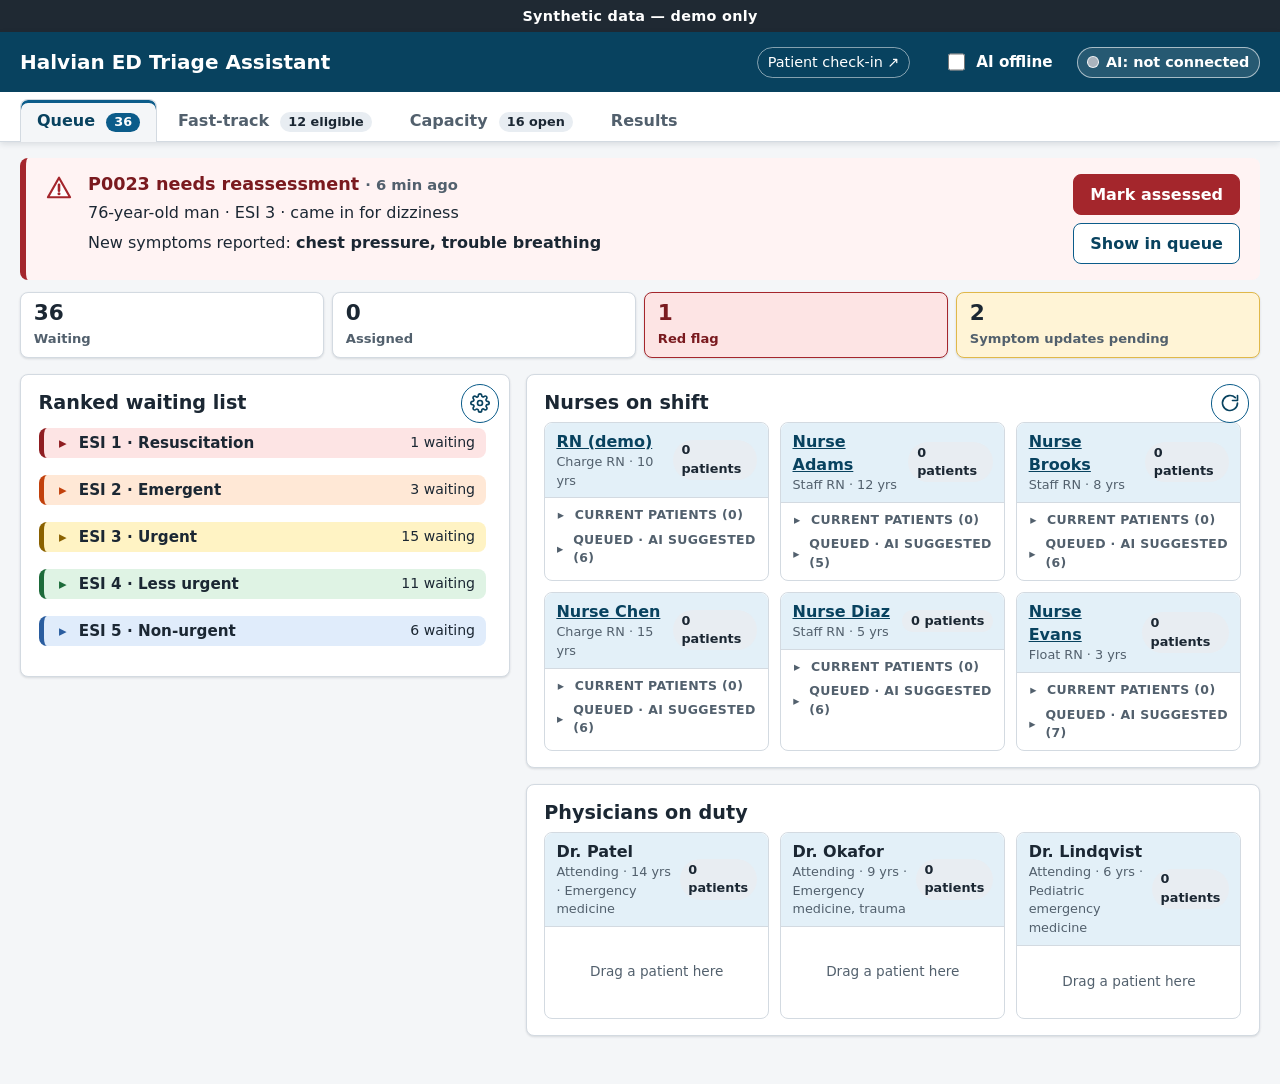
<file: index.html>
<!DOCTYPE html>
<html lang="en">
<head>
  <meta charset="utf-8">
  <meta name="viewport" content="width=device-width, initial-scale=1">
  <title>Halvian ED Triage Assistant</title>
  <link rel="stylesheet" href="src/shared/styles.css">
</head>
<body>
  <div class="banner-synthetic" role="note">Synthetic data — demo only</div>
  <div class="app-top">
  <header class="app-header">
    <h1>Halvian ED Triage Assistant</h1>
    <span class="spacer"></span>
    <a class="patient-link" href="ED%20Patient%20Flow%20%E2%80%93%20Mock.html">Patient check-in ↗</a>
    <label class="switch" for="ai-offline-toggle" title="Simulates the AI being unavailable: suggestions pause and the queue falls back to acuity, then arrival time.">
      <input type="checkbox" id="ai-offline-toggle" role="switch">
      <span>AI offline</span>
    </label>
    <details class="ai-connect" id="ai-connect">
      <summary id="ai-status" data-state="none" title="Without a key, simple keyword rules are used instead of AI. In production, the model runs inside Halvian's own cloud under a BAA.">AI: not connected</summary>
      <div class="ai-connect-body" id="ai-key-box">
        <label for="ai-provider">AI model</label>
        <select id="ai-provider" style="width:100%;margin-bottom:.5rem"><option value="gemini">Gemini (Google)</option><option value="claude">Claude (Anthropic)</option></select>
        <label for="ai-key" id="ai-key-label">Gemini API key (Google AI Studio)</label>
        <input type="password" id="ai-key" autocomplete="off" placeholder="AIza...">
        <div class="row"><button type="button" class="btn btn-sm btn-primary" id="ai-key-use">Connect</button>
        <button type="button" class="btn btn-sm" id="ai-key-clear">Disconnect</button></div>
      </div>
    </details>
  </header>
  <nav class="tabs" role="tablist" aria-label="Sections">
    <button class="tab" role="tab" id="tab-queue" data-tab="queue" aria-controls="panel-queue" aria-selected="true">Queue <span class="tab-count" id="count-queue" hidden></span></button>
    <button class="tab" role="tab" id="tab-fasttrack" data-tab="fasttrack" aria-controls="panel-fasttrack" aria-selected="false" tabindex="-1">Fast-track <span class="tab-count" id="count-fasttrack" hidden></span></button>
    <button class="tab" role="tab" id="tab-capacity" data-tab="capacity" aria-controls="panel-capacity" aria-selected="false" tabindex="-1">Capacity <span class="tab-count" id="count-capacity" hidden></span></button>
    <button class="tab" role="tab" id="tab-results" data-tab="results" aria-controls="panel-results" aria-selected="false" tabindex="-1">Results</button>
  </nav>
  </div>
  <div class="banner-warning in-app" id="ai-offline-banner" role="status" hidden>
    AI is offline. Suggestions are paused and the queue falls back to acuity (ESI) level, then arrival time. Nurses keep full control.
  </div>


  <main>
    <section role="tabpanel" id="panel-queue" aria-labelledby="tab-queue"><div id="mod-ranking"></div></section>
    <section role="tabpanel" id="panel-fasttrack" aria-labelledby="tab-fasttrack" hidden><div id="mod-fasttrack"></div></section>
    <section role="tabpanel" id="panel-capacity" aria-labelledby="tab-capacity" hidden><div id="mod-capacity"></div></section>
    <section role="tabpanel" id="panel-results" aria-labelledby="tab-results" hidden><div id="mod-results"></div></section>
  </main>

  <noscript><p class="banner-warning">This demo needs JavaScript enabled.</p></noscript>

  <!-- Classic scripts only (no modules, no fetch) so this works when double-clicked (file://). -->
  <script src="data/patients.js"></script>
  <script src="data/history.js"></script>
  <script src="data/rooms.js"></script>
  <script src="data/fasttrack_model.js"></script>
  <script src="data/results.js"></script>
  <script src="src/shared/core.js"></script>
  <script src="src/shared/ai.js"></script>
  <script src="src/ranking/ranking.js"></script>
  <script src="src/fasttrack/fasttrack.js"></script>
  <script src="src/capacity/capacity.js"></script>
  <script src="src/results/results.js"></script>
  <script src="src/shared/tabcounts.js"></script>
</body>
</html>
</file>
<file: src/shared/styles.css>
/* Halvian ED Triage Assistant: shared styles. Light, clinical, high contrast. */
:root {
  --bg: #f4f6f8; --surface: #ffffff; --ink: #1b2733; --muted: #52606d; --line: #d3dae1;
  --brand: #0b5c8a; --brand-dark: #08425f; --brand-tint: #e3f0f8;
  --warn-bg: #fff4d6; --warn-ink: #5c4300; --warn-line: #e0b84a;
  --danger: #a4262c; --ok: #1d6b3a;
  --esi1: #8f1d21; --esi2: #c2410c; --esi3: #8a6100; --esi4: #1d6b3a; --esi5: #2a5d9f;
  --esi1-bg: #fde4e4; --esi2-bg: #ffe8d6; --esi3-bg: #fff3c4; --esi4-bg: #dff3e4; --esi5-bg: #e0ecfb;
  --radius: 8px; --shadow: 0 1px 2px rgba(20, 35, 50, .08), 0 1px 3px rgba(20, 35, 50, .06);
  --font: "Segoe UI", system-ui, -apple-system, Roboto, "Helvetica Neue", Arial, sans-serif;
}
* { box-sizing: border-box; }
html { font-size: 16px; }
body { margin: 0; background: var(--bg); color: var(--ink); font-family: var(--font); line-height: 1.45; }
h1, h2, h3 { line-height: 1.2; margin: 0 0 .5rem; }
h2 { font-size: 1.2rem; } h3 { font-size: 1.02rem; }
p { margin: 0 0 .6rem; }
a { color: var(--brand); }
:focus-visible { outline: 3px solid #1a73e8; outline-offset: 2px; border-radius: 4px; }
.sr-only { position: absolute; width: 1px; height: 1px; overflow: hidden; clip: rect(0 0 0 0); white-space: nowrap; }

/* sticky top (synthetic banner + header + tabs) */
.app-top { position: sticky; top: 0; z-index: 30; box-shadow: 0 2px 6px rgba(20, 35, 50, .12); }

/* header + banners */
.app-header { background: var(--brand-dark); color: #fff; padding: .45rem 1.25rem; display: flex; flex-wrap: wrap;
  align-items: center; gap: .75rem 1.5rem; }
.app-header h1 { font-size: 1.25rem; margin: 0; }
.app-header .spacer { flex: 1; }
.app-header .clock { font-size: .9rem; opacity: .9; }
.switch { display: inline-flex; align-items: center; gap: .5rem; cursor: pointer; font-size: .95rem; }
.switch input { width: 1.1rem; height: 1.1rem; }
.banner-synthetic { background: #1f2933; color: #fff; text-align: center; font-weight: 600; font-size: .9rem; padding: .35rem 1rem; letter-spacing: .02em; }
.banner-warning { background: var(--warn-bg); color: var(--warn-ink); border: 1px solid var(--warn-line);
  border-radius: var(--radius); padding: .6rem .9rem; margin: 0 0 .75rem; font-weight: 500; }
.banner-warning[hidden] { display: none; }
.banner-warning.in-app { margin: .75rem 1.25rem 0; }

/* tabs */
.tabs { display: flex; gap: .25rem; padding: .4rem 1.25rem 0; border-bottom: 1px solid var(--line); background: var(--surface); flex-wrap: wrap; }
.tab { appearance: none; border: 1px solid transparent; border-bottom: 0; background: transparent; color: var(--muted);
  font: inherit; font-weight: 600; padding: .45rem 1rem; border-radius: var(--radius) var(--radius) 0 0; cursor: pointer; min-height: 42px; }
.tab:hover { background: var(--brand-tint); color: var(--brand-dark); }
.tab[aria-selected="true"] { color: var(--brand-dark); background: var(--bg); border-color: var(--line); margin-bottom: -1px; box-shadow: inset 0 3px 0 var(--brand); }
main { padding: 1rem 1.25rem 2rem; max-width: 1400px; margin: 0 auto; }
[role="tabpanel"][hidden] { display: none; }

/* cards + layout */
.card { background: var(--surface); border: 1px solid var(--line); border-radius: var(--radius); box-shadow: var(--shadow); padding: 1rem 1.1rem; margin-bottom: 1rem; }
.card.empty { text-align: center; color: var(--muted); padding: 2.5rem 1rem; }
.grid { display: grid; gap: 1rem; }
.grid.cols-2 { grid-template-columns: repeat(2, minmax(0, 1fr)); }
.grid.cols-3 { grid-template-columns: repeat(3, minmax(0, 1fr)); }
.row { display: flex; flex-wrap: wrap; align-items: center; gap: .5rem .75rem; }
.muted { color: var(--muted); font-size: .92rem; }

/* badges + pills */
.badge { display: inline-block; min-width: 2.6rem; text-align: center; font-weight: 700; font-size: .85rem; padding: .15rem .55rem; border-radius: 999px; border: 1.5px solid currentColor; }
.badge.esi-1 { color: var(--esi1); background: var(--esi1-bg); } .badge.esi-2 { color: var(--esi2); background: var(--esi2-bg); }
.badge.esi-3 { color: var(--esi3); background: var(--esi3-bg); } .badge.esi-4 { color: var(--esi4); background: var(--esi4-bg); }
.badge.esi-5 { color: var(--esi5); background: var(--esi5-bg); }
.pill { display: inline-block; font-size: .8rem; font-weight: 600; padding: .1rem .55rem; border-radius: 999px; background: #e8edf2; color: var(--ink); }
.pill.ok { background: #dff3e4; color: var(--ok); } .pill.warn { background: var(--warn-bg); color: var(--warn-ink); }
.pill.danger { background: #fde4e4; color: var(--danger); } .pill.info { background: var(--brand-tint); color: var(--brand-dark); }

/* buttons */
.btn { appearance: none; font: inherit; font-weight: 600; border: 1.5px solid var(--brand); background: var(--surface); color: var(--brand-dark);
  padding: .5rem 1rem; border-radius: var(--radius); cursor: pointer; min-height: 40px; }
.btn:hover { background: var(--brand-tint); }
.btn-primary { background: var(--brand); color: #fff; } .btn-primary:hover { background: var(--brand-dark); }
.btn-ghost { border-color: transparent; background: transparent; } .btn-ghost:hover { background: #e8edf2; }
.btn[disabled] { opacity: .5; cursor: not-allowed; }
.btn-sm { padding: .25rem .65rem; min-height: 32px; font-size: .9rem; }
input, select, textarea { font: inherit; color: inherit; padding: .45rem .6rem; border: 1.5px solid #8b99a6; border-radius: 6px; background: #fff; min-height: 40px; }
label { font-weight: 600; font-size: .92rem; }

/* table */
.table { width: 100%; border-collapse: collapse; font-size: .94rem; }
.table th { text-align: left; font-size: .8rem; text-transform: uppercase; letter-spacing: .04em; color: var(--muted); padding: .5rem .6rem; border-bottom: 2px solid var(--line); background: #fafbfc; position: sticky; top: 0; }
.table td { padding: .55rem .6rem; border-bottom: 1px solid var(--line); vertical-align: middle; }
.table tbody tr:hover { background: #f6fafd; }
.table td.num, .table th.num { text-align: right; font-variant-numeric: tabular-nums; }
.table-wrap { overflow-x: auto; }

/* horizontal bar (score breakdowns). Use --pct (0-100) and optionally .neg for negative contributions */
.bar { display: flex; align-items: center; gap: .5rem; font-size: .88rem; margin: .2rem 0; }
.bar .bar-label { flex: 0 0 11rem; }
.bar .bar-track { flex: 1; height: .8rem; background: #e8edf2; border-radius: 999px; overflow: hidden; }
.bar .bar-fill { display: block; height: 100%; width: calc(var(--pct, 0) * 1%); background: var(--brand); border-radius: 999px; }
.bar.neg .bar-fill { background: var(--danger); }
.bar .bar-value { flex: 0 0 3.5rem; text-align: right; font-variant-numeric: tabular-nums; color: var(--muted); }

@media (max-width: 900px) {
  .grid.cols-2, .grid.cols-3 { grid-template-columns: 1fr; }
  main { padding: .75rem; } .app-header, .tabs { padding-left: .75rem; padding-right: .75rem; }
  .bar .bar-label { flex-basis: 8rem; }
}
@media (prefers-reduced-motion: reduce) { * { transition: none !important; animation: none !important; } }

/* AI connect panel (header) */
.ai-connect { position: relative; font-size: .9rem; }
.ai-connect summary { cursor: pointer; padding: .25rem .6rem; border: 1px solid rgba(255,255,255,.5); border-radius: 999px; list-style: none; }
.ai-connect summary::-webkit-details-marker { display: none; }
.ai-connect-body { position: absolute; right: 0; top: 2.2rem; z-index: 20; width: 320px; background: #fff; color: #1a1a1a; padding: .8rem;
  border: 1px solid #ccd; border-radius: 8px; box-shadow: 0 6px 20px rgba(0,0,0,.18); }
.ai-connect-body label { display: block; font-weight: 600; margin-bottom: .3rem; }
.ai-connect-body input { width: 100%; padding: .4rem; margin-bottom: .5rem; box-sizing: border-box; }
.ai-source { font-size: .85rem; }

/* tab count badges */
.tab-count { display: inline-block; margin-left: .35rem; padding: .02rem .5rem; border-radius: 999px; background: #e8edf2; color: var(--ink); font-size: .8rem; font-weight: 700; font-variant-numeric: tabular-nums; }
.tab[aria-selected="true"] .tab-count { background: var(--brand); color: #fff; }
.tab-count[hidden] { display: none; }
.btn-danger { background: var(--danger); border-color: var(--danger); color: #fff; } .btn-danger:hover { background: #7a1a1f; }

/* red-flag alert cards (Queue tab) */
.rk-flag-count { font-size: 1rem; color: #7a1a1f; margin: 0 0 .4rem; }
.rk-flag { display: flex; align-items: flex-start; gap: 1rem; background: #fff3f3; border-left: 6px solid var(--danger);
  border-radius: var(--radius); padding: 1rem 1.25rem; margin-bottom: .75rem; color: var(--ink); }
.rk-flag-icon { flex: 0 0 auto; color: var(--danger); padding-top: .1rem; }
.rk-flag-body { flex: 1 1 auto; min-width: 0; display: flex; flex-direction: column; gap: .4rem; }
.rk-flag-title { margin: 0; color: #7a1a1f; font-size: 1.1rem; }
.rk-flag-time { font-size: .92rem; font-weight: 600; color: var(--muted); }
.rk-flag-line { margin: 0; font-size: 1rem; }
.rk-flag-help { margin: .2rem 0 0; font-size: .9rem; color: var(--muted); font-weight: 600; }
.rk-flag-actions { flex: 0 0 auto; display: flex; flex-direction: column; gap: .5rem; align-items: stretch; margin-left: auto; }
.rk-assessed { margin: 0 0 .5rem; padding: .4rem .8rem; background: var(--esi4-bg); color: var(--ok); border-radius: var(--radius); font-weight: 600; font-size: .92rem; }
@media (max-width: 700px) { .rk-flag { flex-wrap: wrap; } .rk-flag-actions { flex-direction: row; width: 100%; margin-left: 0; } }

/* Results tab */
.rs-grid { display: grid; grid-template-columns: repeat(auto-fit, minmax(15rem, 1fr)); gap: .9rem; }
.rs-kpi { padding: .8rem 1rem; background: #f8fafb; border-radius: var(--radius); }
.rs-kpi h3 { font-size: .95rem; margin-bottom: .4rem; }
.rs-kpi-main { display: flex; align-items: center; justify-content: space-between; gap: .75rem; }
.rs-big { font-size: 1.8rem; font-weight: 700; line-height: 1.1; font-variant-numeric: tabular-nums; }
.rs-spark { width: 120px; height: 40px; flex: 0 0 auto; }
.rs-egi .rs-spark { width: 100%; max-width: 300px; height: 70px; }
.rs-dl { display: flex; gap: 1rem; margin: .6rem 0 .3rem; } .rs-dl div { flex: 1; } .rs-dl dt { font-size: .78rem; color: var(--muted); font-weight: 600; } .rs-dl dd { margin: 0; font-weight: 700; font-size: .95rem; }
.rs-change { margin: .2rem 0; font-weight: 700; font-size: .92rem; } .rs-change.good { color: var(--ok); } .rs-change.bad { color: var(--danger); }
.rs-egi { display: flex; flex-wrap: wrap; align-items: center; gap: 1rem 2rem; margin-bottom: 1rem; padding: .8rem 1rem; background: #f8fafb; border-radius: var(--radius); }
.rs-egi-note { flex: 1 1 18rem; margin: 0; }
.rs-wrap .banner-warning { margin-bottom: 1rem; }

/* AI status pill */
.ai-connect summary#ai-status { display: inline-flex; align-items: center; gap: .45rem; background: rgba(255,255,255,.12); border: 1px solid rgba(255,255,255,.6); color: inherit; font-weight: 600; }
.ai-connect summary#ai-status:hover { background: rgba(255,255,255,.22); }
.ai-connect summary#ai-status:focus-visible { outline: 2px solid #fff; outline-offset: 2px; }
.ai-connect summary#ai-status::before { content: ""; width: .6rem; height: .6rem; border-radius: 50%; background: #aab4be; border: 1px solid rgba(255,255,255,.8); flex: none; }
.ai-connect summary#ai-status[data-state="api"]::before { background: #3ecf6e; }
.ai-connect summary#ai-status[data-state="offline"]::before { background: #f5a623; }

.ft-video-list { list-style: none; margin: 0; padding: 0; }
.ft-video-list li { padding: .45rem 0; border-top: 1px solid var(--border, #d5dbe3); }
.ft-video-list li:first-child { border-top: 0; }

/* Ranking: slider value bubble */
.rk-weights .wslider{position:relative;padding-top:.1rem}
.rk-weights .wbubble{position:absolute;bottom:100%;transform:translate(-50%,-4px);margin-bottom:2px;background:#1f2933;color:#fff;font-size:.8rem;font-weight:600;line-height:1;padding:.35rem .55rem;border-radius:999px;white-space:nowrap;pointer-events:none;opacity:0;transition:opacity .12s;z-index:5;box-shadow:0 2px 6px rgba(0,0,0,.25)}
.rk-weights .wbubble::after{content:"";position:absolute;top:100%;left:50%;margin-left:-5px;border:5px solid transparent;border-top-color:#1f2933}
.rk-weights .wbubble.show{opacity:1}
@media (prefers-reduced-motion:reduce){.rk-weights .wbubble{transition:none}}

/* Fast-track patient row cards */
.ft-list{display:flex;flex-direction:column;gap:.6rem}
.ft-h2note{font-size:.9rem;font-weight:500;color:var(--muted)}
.ft-row{display:flex;flex-wrap:wrap;align-items:center;gap:.6rem 1.25rem;padding:.85rem 1rem;border:1px solid var(--line);border-radius:var(--radius);background:var(--surface)}
.ft-info{flex:1 1 15rem;min-width:0;display:flex;align-items:center;gap:.9rem}
.ft-who{display:flex;flex-direction:column;align-items:flex-start;gap:.25rem;min-width:4.2rem}
.ft-id{font-size:1.05rem}
.ft-complaint{font-weight:600;font-size:1.05rem}
.ft-chip{display:inline-block;font-size:.8rem;font-weight:600;padding:0 .5rem;border-radius:999px;background:var(--brand-tint);color:var(--brand-dark)}
.ft-score{flex:0 1 13rem;min-width:11rem}
.ft-num{font-size:1.9rem;font-weight:700;line-height:1}
.ft-num.above{color:var(--ok)} .ft-num.below{color:var(--warn-ink)}
.ft-numlbl{font-size:.8rem;color:var(--muted);margin:.1rem 0 .4rem}
.ft-meter{position:relative;height:8px;border-radius:999px;background:#e3e8ed}
.ft-fill{position:absolute;left:0;top:0;bottom:0;border-radius:999px}
.ft-fill.above{background:var(--ok)} .ft-fill.below{background:var(--warn-line)}
.ft-tick{position:absolute;top:-4px;bottom:-4px;width:2px;margin-left:-1px;background:var(--ink)}
.ft-actions{flex:0 0 auto;display:flex;flex-direction:column;align-items:flex-end;gap:.3rem}
.ft-more{display:flex;flex-wrap:wrap;justify-content:flex-end;gap:.1rem .25rem}
.ft-more .btn{padding:.1rem .45rem;min-height:28px;font-size:.85rem;color:var(--brand-dark);text-decoration:underline}
.ft-extra{flex:1 1 100%;border-top:1px solid var(--line);padding-top:.6rem}
@media (max-width:900px){
  .ft-row{gap:.6rem 1rem}
  .ft-score{flex:1 1 11rem}
  .ft-actions{flex:1 1 100%;flex-direction:row;flex-wrap:wrap;align-items:center;justify-content:flex-start;gap:.4rem .8rem}
  .ft-more{justify-content:flex-start}
}
.ft-actions{flex-direction:row;flex-wrap:wrap;align-items:center;justify-content:flex-start;gap:.3rem .7rem}
.ft-more{justify-content:flex-start}

/* Fast-track: AI suggestions + video consults mini-rows */
.sg-card{container-type:inline-size}
.sg-card h2 .sg-count,.sg-count{display:inline-block;margin-left:.4rem;min-width:1.4rem;padding:0 .45rem;border-radius:999px;background:var(--brand-tint);color:var(--brand-dark);font-size:.8rem;font-weight:700;text-align:center}
.sg-sub{margin:-.2rem 0 .6rem;font-size:.85rem;color:var(--muted)}
.sg-status{padding:.45rem .7rem;border-radius:var(--radius);background:var(--brand-tint);color:var(--brand-dark);font-size:.92rem;margin-bottom:.6rem}
.sg-status.warn{background:#fff4d6;color:var(--warn-ink);border:1px solid var(--warn-line)}
.sg-statnote{display:block;font-size:.82rem;margin-top:.15rem}
.sg-sec{border-top:1px solid var(--line);padding:.5rem 0}
.sg-sec>summary{cursor:pointer;display:flex;align-items:center;gap:.2rem;list-style:none;min-height:28px}
.sg-sec>summary::-webkit-details-marker{display:none}
.sg-sec>summary::before{content:"\25B8";color:var(--muted);margin-right:.4rem;transition:transform .15s}
.sg-sec[open]>summary::before{transform:rotate(90deg)}
.sg-h{font-weight:700;font-size:.98rem}
.sg-hint{margin:.2rem 0 .4rem;font-size:.82rem;color:var(--muted)}
.sg-row{display:grid;grid-template-columns:auto minmax(0,1fr) auto;align-items:center;gap:.2rem .7rem;padding:.5rem 0;border-top:1px solid var(--line)}
.sg-row:first-of-type{border-top:0}
.sg-row:has(.sg-n){grid-template-columns:auto auto minmax(0,1fr) auto}
.sg-n{width:1.4rem;height:1.4rem;border-radius:50%;background:var(--brand-dark);color:#fff;font-size:.8rem;font-weight:700;display:inline-flex;align-items:center;justify-content:center}
.sg-who{display:flex;flex-direction:column;align-items:flex-start;gap:.2rem;min-width:4.2rem}
.sg-what{min-width:0}
.sg-what .ft-complaint{font-size:.98rem}
.sg-what .muted{font-size:.82rem}
.sg-act{justify-self:end;white-space:nowrap}
.sg-act:empty{display:none}
.sg-row:has(.sg-act:empty){grid-template-columns:auto minmax(0,1fr)}
@container (max-width:340px){
  .sg-row .sg-act{grid-column:1/-1;justify-self:end}
}
.sg-flash{animation:sgflash 2.2s ease-out}
@keyframes sgflash{0%,40%{box-shadow:0 0 0 3px var(--warn-line);background:#fff4d6}100%{box-shadow:none}}

/* Queue tab: scoring weights panel (grouped, one line per factor) */
.rk-weights{display:grid;grid-template-columns:1fr;gap:1.6rem;margin-top:1rem}
@media (min-width:1100px){.rk-weights{grid-template-columns:repeat(3,minmax(0,1fr));gap:1.6rem}}
.rk-wgroup-h{margin:0 0 .5rem;font-size:1.05rem;font-weight:700;color:var(--ink)}
.rk-wrow{display:grid;grid-template-columns:9.5rem minmax(5rem,1fr) 5.6rem;align-items:center;gap:.6rem;padding:.55rem 0}
.rk-wlabel{font-size:.95rem;line-height:1.3}
.rk-wlabel .rk-info{margin-left:.25rem}
.rk-wrow .wv{font-size:.95rem;font-weight:600;color:var(--brand-dark);text-align:right;line-height:1.25}
.rk-weights input[type=range]{width:100%;padding:0;min-height:28px;margin:0}
@media (max-width:520px){.rk-wrow{grid-template-columns:minmax(0,1fr) auto;row-gap:.2rem}.rk-wrow .wslider{grid-column:1/-1;order:3}}
.rk-wsave{display:flex;flex-wrap:wrap;align-items:flex-end;gap:.8rem 1.2rem;margin-top:1.4rem}
.rk-wreason{display:flex;flex-direction:column;gap:.25rem;flex:1 1 20rem;max-width:34rem}
.rk-wbtns{display:flex;gap:.6rem;flex-wrap:wrap}
.rk-wlast{flex:1 1 100%;margin:0;font-size:.9rem}

/* weights: keep values on one line */
.rk-weights .wv{white-space:nowrap}

/* ranking: pending symptom update mini-card */
.rk-pending{container-type:inline-size;display:flex;flex-wrap:wrap;align-items:center;gap:.5rem .9rem;padding:.6rem .8rem;background:#fff9e8}
.rk-pend-main{flex:1 1 16rem;min-width:0;display:flex;flex-direction:column;gap:.15rem}
.rk-pend-label{font-size:.875rem;font-weight:700;color:var(--warn-ink)}
.rk-pend-tag{display:inline-block;margin-left:.4rem;padding:0 .4rem;font-size:.875rem;font-weight:600;border:1px solid var(--warn-line);border-radius:999px;background:var(--warn-bg)}
.rk-pend-sym{font-size:1rem;font-weight:400}
.rk-pend-det{font-size:.9rem;color:var(--muted,#555)}
.rk-pend-btns{display:flex;flex:0 0 auto;gap:.4rem;align-items:center;margin-left:auto;flex-wrap:nowrap}
.rk-pend-btns .btn{white-space:nowrap}
@container (max-width:520px){.rk-pend-btns{flex:1 1 100%;justify-content:flex-end}}

.patient-link { color: #fff; font-size: .9rem; text-decoration: none; padding: .25rem .6rem; border: 1px solid rgba(255,255,255,.5); border-radius: 999px; margin-right: .6rem; }
.patient-link:hover { background: rgba(255,255,255,.12); }
</file>
